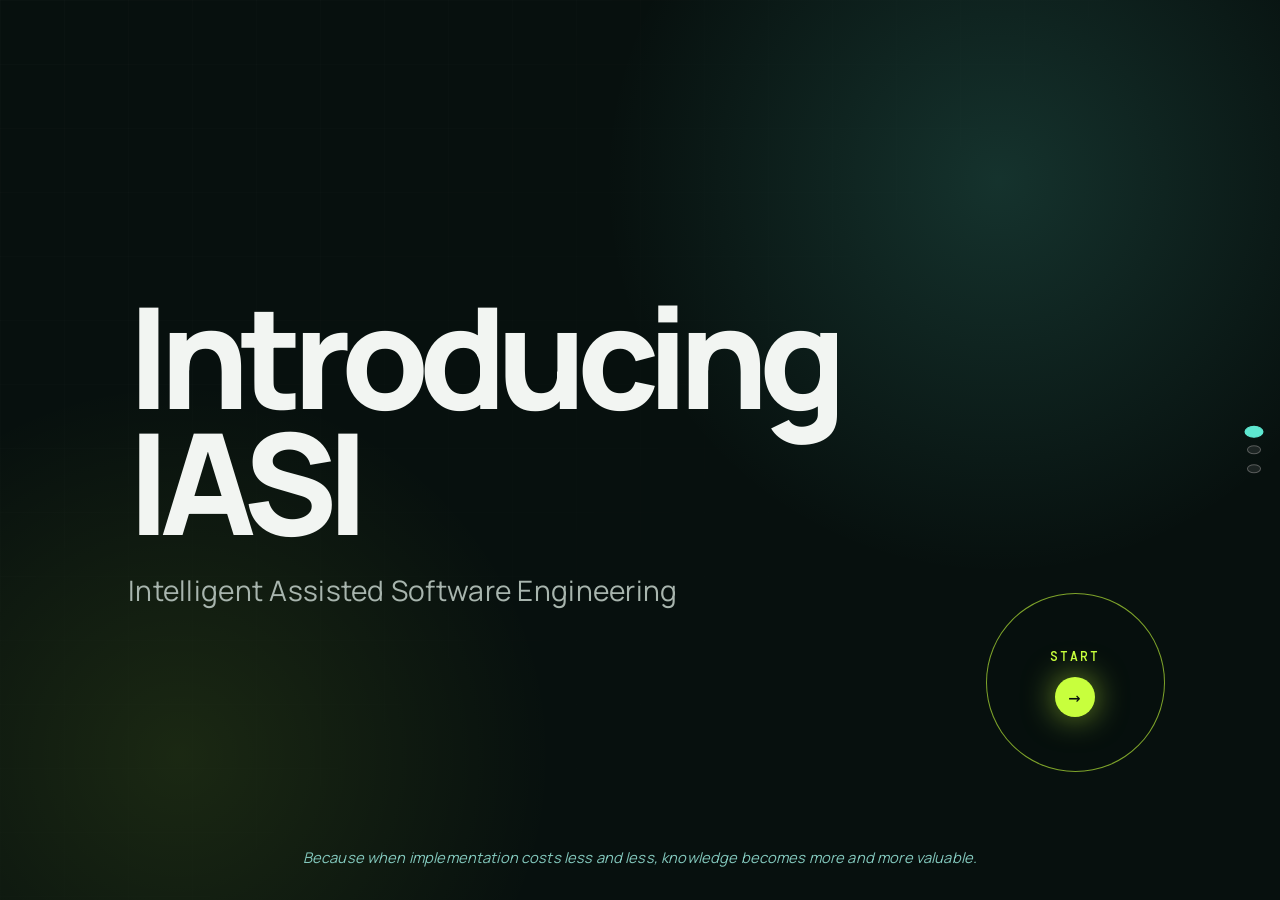
<file: D-deliverables/index.html>
<!DOCTYPE html>
<html lang="en">
<head>
  <meta charset="UTF-8">
  <meta name="viewport" content="width=device-width, initial-scale=1.0">
  <meta name="generator" content="html-slides v0.9.4">
  <title>Introducing IASI</title>

  <!-- === FONTS === -->
  <link rel="preconnect" href="https://fonts.googleapis.com">
  <link rel="preconnect" href="https://fonts.gstatic.com" crossorigin>
  <link href="https://fonts.googleapis.com/css2?family=DM+Mono:wght@400;500&family=Manrope:wght@400;500;600;700;800&display=swap" rel="stylesheet">

  <style>
    /* ===========================================
       VIEWPORT FITTING: HTMLSlides mandatory base
       =========================================== */
    html, body {
      height: 100%;
      overflow-x: hidden;
    }

    html {
      scroll-snap-type: y mandatory;
      scroll-behavior: smooth;
    }

    .slide {
      width: 100vw;
      height: 100vh;
      height: 100dvh;
      overflow: hidden;
      scroll-snap-align: start;
      display: flex;
      flex-direction: column;
      position: relative;
    }

    .slide-content {
      flex: 1;
      display: flex;
      flex-direction: column;
      justify-content: center;
      max-height: 100%;
      overflow: hidden;
      padding: var(--slide-padding);
    }

    :root {
      --title-size: clamp(1.5rem, 5vw, 4rem);
      --h2-size: clamp(1.25rem, 3.5vw, 2.5rem);
      --h3-size: clamp(1rem, 2.5vw, 1.75rem);
      --body-size: clamp(0.75rem, 1.5vw, 1.125rem);
      --small-size: clamp(0.65rem, 1vw, 0.875rem);
      --slide-padding: clamp(1rem, 4vw, 4rem);
      --content-gap: clamp(0.5rem, 2vw, 2rem);
      --element-gap: clamp(0.25rem, 1vw, 1rem);
    }

    .card, .container, .content-box {
      max-width: min(90vw, 1000px);
      max-height: min(80vh, 700px);
    }

    .feature-list, .bullet-list {
      gap: clamp(0.4rem, 1vh, 1rem);
    }

    .feature-list li, .bullet-list li {
      font-size: var(--body-size);
      line-height: 1.4;
    }

    .grid {
      display: grid;
      grid-template-columns: repeat(auto-fit, minmax(min(100%, 250px), 1fr));
      gap: clamp(0.5rem, 1.5vw, 1rem);
    }

    img, .image-container {
      max-width: 100%;
      max-height: min(50vh, 400px);
      object-fit: contain;
    }

    @media (max-height: 700px) {
      :root {
        --slide-padding: clamp(0.75rem, 3vw, 2rem);
        --content-gap: clamp(0.4rem, 1.5vw, 1rem);
        --title-size: clamp(1.25rem, 4.5vw, 2.5rem);
        --h2-size: clamp(1rem, 3vw, 1.75rem);
      }
    }

    @media (max-height: 600px) {
      :root {
        --slide-padding: clamp(0.5rem, 2.5vw, 1.5rem);
        --content-gap: clamp(0.3rem, 1vw, 0.75rem);
        --title-size: clamp(1.1rem, 4vw, 2rem);
        --body-size: clamp(0.7rem, 1.2vw, 0.95rem);
      }
      .nav-dots, .keyboard-hint, .decorative { display: none; }
    }

    @media (max-height: 500px) {
      :root {
        --slide-padding: clamp(0.4rem, 2vw, 1rem);
        --title-size: clamp(1rem, 3.5vw, 1.5rem);
        --h2-size: clamp(0.9rem, 2.5vw, 1.25rem);
        --body-size: clamp(0.65rem, 1vw, 0.85rem);
      }
    }

    @media (max-width: 600px) {
      :root { --title-size: clamp(1.25rem, 7vw, 2.5rem); }
      .grid { grid-template-columns: 1fr; }
    }

    @media (prefers-reduced-motion: reduce) {
      *, *::before, *::after {
        animation-duration: 0.01ms !important;
        transition-duration: 0.2s !important;
      }
      html { scroll-behavior: auto; }
    }

    /* ===========================================
       IASI visual tokens
       =========================================== */
    :root {
      --ink: #f2f5f2;
      --muted: #a8b5ae;
      --acid: #c8ff3d;
      --cyan: #5ee7d0;
      --void: #07100e;
      --light-bg: #07100e;
      --light-ink: #f2f5f2;
      --light-muted: #a8b5ae;
      --light-accent: #c8ff3d;
      --light-note: #5ee7d0;
    }

    * { box-sizing: border-box; }

    body {
      margin: 0;
      font-family: 'Manrope', sans-serif;
      background: var(--void);
    }

    /* ===========================================
       Shared reveal behavior
       =========================================== */
    .reveal {
      opacity: 0;
      transform: translateY(clamp(.4rem, 1.5vw, 1.25rem));
      transition: opacity .65s cubic-bezier(.16,1,.3,1),
                  transform .65s cubic-bezier(.16,1,.3,1);
    }

    .slide.active .reveal {
      opacity: 1;
      transform: translateY(0);
    }

    .reveal:nth-child(1) { transition-delay: .08s; }
    .reveal:nth-child(2) { transition-delay: .16s; }
    .reveal:nth-child(3) { transition-delay: .24s; }
    .reveal:nth-child(4) { transition-delay: .32s; }

    /* ===========================================
       Slide 1: Cover
       =========================================== */
    .cover-slide {
      color: var(--ink);
      background:
        radial-gradient(circle at 78% 20%, rgba(94,231,208,.16), transparent 32%),
        radial-gradient(circle at 14% 84%, rgba(200,255,61,.10), transparent 28%),
        var(--void);
    }

    .cover-slide::before {
      content: '';
      position: absolute;
      inset: 0;
      opacity: .17;
      pointer-events: none;
      background-image:
        linear-gradient(rgba(255,255,255,.08) 1px, transparent 1px),
        linear-gradient(90deg, rgba(255,255,255,.08) 1px, transparent 1px);
      background-size: clamp(2rem, 5vw, 4rem) clamp(2rem, 5vw, 4rem);
      mask-image: linear-gradient(135deg, black, transparent 75%);
    }

    .cover-slide .slide-content {
      position: relative;
      z-index: 1;
      align-items: flex-start;
      padding-left: clamp(2rem, 10vw, 10rem);
      padding-right: clamp(2rem, 9vw, 9rem);
    }

    .cover-title {
      margin: 0;
      max-width: 8ch;
      font-size: clamp(3.2rem, 11vw, 10rem);
      line-height: .9;
      letter-spacing: -.07em;
      font-weight: 800;
    }

    .cover-subtitle {
      margin: var(--content-gap) 0 0;
      font-size: clamp(1rem, 2.2vw, 1.8rem);
      color: var(--muted);
      letter-spacing: .01em;
    }

    .cover-epigraph {
      position: absolute;
      z-index: 2;
      left: var(--slide-padding);
      right: var(--slide-padding);
      bottom: clamp(1rem, 2.5vw, 2rem);
      margin: 0;
      white-space: nowrap;
      text-align: center;
      font-size: clamp(.82rem, 1.15vw, 1.02rem);
      line-height: 1.4;
      font-style: italic;
      color: #83c8bd;
      letter-spacing: .01em;
    }

    .start-button {
      position: absolute;
      z-index: 3;
      right: clamp(2rem, 9vw, 9rem);
      bottom: clamp(4rem, 10vw, 8rem);
      width: clamp(7rem, 14vw, 11.5rem);
      aspect-ratio: 1;
      border: 1px solid rgba(200,255,61,.62);
      border-radius: 50%;
      display: flex;
      flex-direction: column;
      align-items: center;
      justify-content: center;
      gap: .75rem;
      color: var(--acid);
      background: rgba(7,16,14,.18);
      font-family: 'DM Mono', monospace;
      font-size: clamp(.7rem, 1vw, .95rem);
      font-weight: 500;
      letter-spacing: .16em;
      cursor: pointer;
      appearance: none;
      animation: pulse 3.2s ease-in-out infinite;
    }

    .start-icon {
      display: grid;
      place-items: center;
      width: 2.5rem;
      height: 2.5rem;
      border-radius: 50%;
      background: var(--acid);
      color: var(--void);
      font-size: 1.25rem;
      line-height: 1;
      box-shadow: 0 0 2rem rgba(200,255,61,.58);
      transition: transform .22s ease, box-shadow .22s ease;
    }

    .start-button:hover,
    .start-button:focus-visible {
      border-color: var(--acid);
      outline: none;
    }

    .start-button:hover .start-icon,
    .start-button:focus-visible .start-icon {
      transform: translateX(.38rem);
      box-shadow: 0 0 2.6rem rgba(200,255,61,.78);
    }

    @keyframes pulse {
      0%,100% { transform: scale(1); opacity: .78; }
      50% { transform: scale(1.06); opacity: 1; }
    }

    /* ===========================================
       Slide 2: Text draft
       =========================================== */
    .text-slide {
      color: var(--light-ink);
      background: var(--void);
      box-shadow: inset 0 0 0 100vmax var(--void);
      clip-path: inset(0);
    }

    .text-slide::before {
      content: '';
      position: absolute;
      inset: 0;
      opacity: .035;
      pointer-events: none;
      background-image:
        linear-gradient(rgba(94,231,208,.12) 1px, transparent 1px),
        linear-gradient(90deg, rgba(94,231,208,.12) 1px, transparent 1px);
      background-size: clamp(2rem, 5vw, 4rem) clamp(2rem, 5vw, 4rem);
      mask-image: linear-gradient(135deg, black, transparent 78%);
    }

    .text-slide .slide-content {
      position: relative;
      z-index: 1;
      align-items: flex-start;
      padding-left: clamp(2rem, 10vw, 10rem);
      padding-right: clamp(2rem, 12vw, 12rem);
      padding-bottom: clamp(5rem, 10vh, 7rem);
    }

    .text-kicker {
      margin: 0 0 clamp(1rem, 2vw, 1.5rem);
      font-family: 'DM Mono', monospace;
      font-size: var(--small-size);
      letter-spacing: .16em;
      text-transform: uppercase;
      color: var(--light-accent);
    }

    .text-title {
      margin: 0;
      max-width: 18ch;
      font-size: clamp(2.5rem, 6vw, 5.6rem);
      line-height: 1.02;
      letter-spacing: -.045em;
      font-weight: 700;
    }

    .text-body {
      margin-top: clamp(2rem, 4vw, 3.5rem);
      max-width: 58rem;
      display: grid;
      gap: clamp(1rem, 1.6vw, 1.5rem);
      color: var(--light-muted);
      font-size: clamp(1rem, 1.7vw, 1.45rem);
      line-height: 1.55;
      font-weight: 400;
    }

    .text-body p { margin: 0; }

    .text-body strong {
      color: var(--light-ink);
      font-weight: 600;
    }

    .text-epigraph {
      position: absolute;
      z-index: 2;
      left: var(--slide-padding);
      right: var(--slide-padding);
      bottom: clamp(1rem, 2.5vw, 2rem);
      margin: 0;
      white-space: nowrap;
      text-align: center;
      font-size: clamp(.82rem, 1.15vw, 1.02rem);
      line-height: 1.4;
      font-style: italic;
      color: var(--light-note);
      letter-spacing: .01em;
    }



    /* ===========================================
       Slide 3: IASI boundary
       =========================================== */
    .flow-slide {
      background: var(--void);
      color: var(--ink);
    }

    .flow-slide::before {
      content: '';
      position: absolute;
      inset: 0;
      background:
        radial-gradient(circle at 15% 22%, rgba(94,231,208,.07), transparent 24%),
        radial-gradient(circle at 82% 74%, rgba(200,255,61,.05), transparent 25%);
      pointer-events: none;
    }

    .flow-wrap {
      width: min(90vw, 1400px);
      margin: 0 auto;
      display: flex;
      flex-direction: column;
      gap: clamp(2rem, 5vh, 4.5rem);
      position: relative;
      z-index: 1;
    }

    .flow-title {
      font-size: clamp(2rem, 4vw, 4.6rem);
      line-height: .98;
      letter-spacing: -.045em;
      font-weight: 800;
    }

    .flow-subtitle {
      margin-top: .7rem;
      color: var(--muted);
      font-size: clamp(.9rem, 1.3vw, 1.15rem);
      max-width: 54rem;
      line-height: 1.5;
    }

    .iasi-flow {
      display: grid;
      grid-template-columns: minmax(7rem, .8fr) auto minmax(0, 4.4fr) auto minmax(7rem, .8fr);
      align-items: center;
      gap: clamp(.65rem, 1.4vw, 1.5rem);
    }

    .outside {
      min-height: clamp(7rem, 16vh, 10rem);
      display: flex;
      flex-direction: column;
      align-items: center;
      justify-content: center;
      gap: .6rem;
      color: var(--cyan);
      font-family: 'DM Mono', monospace;
      font-size: clamp(.72rem, .95vw, .9rem);
      letter-spacing: .14em;
      text-transform: uppercase;
      text-align: center;
    }

    .cloud-icon {
      display: block;
      width: clamp(6rem, 8.5vw, 8.5rem);
      height: clamp(4rem, 6vw, 6rem);
      flex: 0 0 auto;
      overflow: visible;
    }


    .outside.interactive {
      cursor: pointer;
      border-radius: 1rem;
      transition: background .2s ease, transform .2s ease;
      outline: none;
    }

    .outside.interactive:hover,
    .outside.interactive:focus-visible {
      background: rgba(94,231,208,.055);
      transform: translateY(-2px);
    }

    .outside.interactive::after {
      content: 'click';
      font-size: clamp(.55rem, .7vw, .66rem);
      letter-spacing: .12em;
      color: rgba(168,181,174,.62);
      text-transform: uppercase;
      margin-top: -.15rem;
    }

    .input-detail-backdrop {
      position: absolute;
      inset: 0;
      z-index: 20;
      display: grid;
      place-items: center;
      padding: var(--slide-padding);
      background: transparent;
      opacity: 0;
      visibility: hidden;
      pointer-events: none;
      transition: opacity .18s ease, visibility 0s linear .18s;
    }

    .input-detail-backdrop.open {
      opacity: 1;
      visibility: visible;
      pointer-events: auto;
      transition-delay: 0s;
    }

    .input-detail {
      position: relative;
      width: min(78vw, 1040px);
      padding: clamp(1.8rem, 3vw, 3rem);
      border: 1px solid rgba(17,24,39,.12);
      border-radius: 1.35rem;
      background: #ffffff;
      color: #111827;
      box-shadow: 0 1.6rem 5rem rgba(0,0,0,.32);
      transform: translateY(16px) scale(.99);
      transition: transform .24s cubic-bezier(.16,1,.3,1);
    }

    .input-detail-backdrop.open .input-detail {
      transform: translateY(0) scale(1);
    }

    .input-detail-kicker {
      font-family: 'DM Mono', monospace;
      color: #0a6f78;
      font-size: clamp(.66rem, .85vw, .8rem);
      letter-spacing: .16em;
      text-transform: uppercase;
      margin-bottom: .8rem;
    }

    .input-detail h3 {
      color: #111827;
      font-size: clamp(1.65rem, 3vw, 3rem);
      line-height: 1;
      letter-spacing: -.035em;
      margin-bottom: 1rem;
    }

    .input-detail-copy {
      max-width: 54rem;
      color: #4b5563;
      font-size: clamp(.92rem, 1.28vw, 1.12rem);
      line-height: 1.55;
    }

    .input-detail-copy strong {
      color: #111827;
      font-weight: 700;
    }

    .input-icons {
      display: flex;
      align-items: flex-end;
      justify-content: center;
      flex-wrap: wrap;
      gap: clamp(1.3rem, 2.8vw, 2.7rem);
      margin-top: clamp(1.8rem, 3vw, 2.8rem);
      padding: .5rem 0 .15rem;
    }

    .source-icon {
      display: flex;
      flex-direction: column;
      align-items: center;
      gap: .55rem;
      min-width: 4.4rem;
    }

    .source-icon svg {
      display: block;
      width: clamp(2.9rem, 4.8vw, 4.7rem);
      height: clamp(2.9rem, 4.8vw, 4.7rem);
      overflow: visible;
    }

    .source-icon small {
      font-family: 'DM Mono', monospace;
      font-size: clamp(.52rem, .65vw, .62rem);
      letter-spacing: .06em;
      color: #6b7280;
      text-transform: uppercase;
    }

    .detail-close {
      position: absolute;
      top: 1rem;
      right: 1rem;
      width: 2.4rem;
      height: 2.4rem;
      border: 1px solid rgba(17,24,39,.14);
      border-radius: 50%;
      background: #ffffff;
      color: #6b7280;
      font-size: 1.2rem;
      cursor: pointer;
      transition: color .18s ease, border-color .18s ease, background .18s ease;
    }

    .detail-close:hover,
    .detail-close:focus-visible {
      color: #111827;
      border-color: rgba(10,111,120,.45);
      background: #f3f7f6;
      outline: none;
    }


    .interactive-inputs {
      cursor: pointer;
      transition: transform .18s ease, border-color .18s ease, background .18s ease;
      outline: none;
    }

    .interactive-inputs:hover,
    .interactive-inputs:focus-visible {
      transform: translateY(-2px);
      border-color: rgba(94,231,208,.5);
      background: rgba(94,231,208,.045);
    }

    .folders-grid {
      display: grid;
      grid-template-columns: repeat(3, minmax(0, 1fr));
      gap: clamp(1rem, 2vw, 1.6rem);
      margin-top: clamp(1.8rem, 3vw, 2.6rem);
    }

    .folder-card {
      min-height: 11rem;
      padding: 1.2rem 1rem 1.1rem;
      border: 1px solid rgba(17,24,39,.12);
      border-radius: 1rem;
      background: #f8fafc;
      display: flex;
      flex-direction: column;
      align-items: flex-start;
      justify-content: flex-start;
      gap: .8rem;
    }

    .folder-icon {
      width: clamp(3.8rem, 5.5vw, 5.4rem);
      height: auto;
      flex: 0 0 auto;
    }

    .folder-card h4 {
      color: #111827;
      font-size: clamp(1rem, 1.45vw, 1.35rem);
      line-height: 1;
      margin: 0;
      letter-spacing: -.02em;
    }

    .folder-card p {
      color: #5b6472;
      font-size: clamp(.76rem, .95vw, .9rem);
      line-height: 1.45;
      margin: 0;
    }

    .folder-card.external .folder-tab,
    .folder-card.external .folder-body { fill: #5ee7d0; }

    .folder-card.internal .folder-tab,
    .folder-card.internal .folder-body { fill: #c8ff3d; }

    .folder-card.authored .folder-tab,
    .folder-card.authored .folder-body { fill: #f59e0b; }


    .interactive-engine {
      cursor: pointer;
      outline: none;
      transition: transform .18s ease, border-color .18s ease, background .18s ease;
    }

    .interactive-engine:hover,
    .interactive-engine:focus-visible {
      transform: translateY(-2px);
      border-color: var(--acid);
      background: rgba(200,255,61,.075);
    }

    .engine-steps {
      display: grid;
      grid-template-columns: 1fr auto 1fr auto 1fr auto 1fr auto 1fr auto 1fr;
      align-items: center;
      gap: clamp(.45rem, 1vw, .9rem);
      margin-top: clamp(1.8rem, 3vw, 2.7rem);
    }

    .engine-step {
      min-width: 0;
      display: flex;
      flex-direction: column;
      align-items: center;
      gap: .65rem;
      text-align: center;
    }

    .engine-step-icon {
      width: clamp(4rem, 6vw, 5.8rem);
      height: clamp(4rem, 6vw, 5.8rem);
      border-radius: 1.15rem;
      display: grid;
      place-items: center;
      background: #f8fafc;
      border: 1px solid rgba(17,24,39,.1);
    }

    .engine-step-icon svg {
      width: 56%;
      height: 56%;
      stroke: #0a6f78;
      fill: none;
      stroke-width: 1.8;
      stroke-linecap: round;
      stroke-linejoin: round;
    }

    .engine-step:nth-of-type(3) .engine-step-icon svg,
    .engine-step:nth-of-type(7) .engine-step-icon svg {
      stroke: #b54708;
    }

    .engine-step:nth-of-type(5) .engine-step-icon svg {
      stroke: #1f4fd1;
    }

    .engine-step:nth-of-type(9) .engine-step-icon svg {
      stroke: #15803d;
    }

    .engine-step:nth-of-type(11) .engine-step-icon svg {
      stroke: #7c3aed;
    }

    .engine-step strong {
      color: #111827;
      font-size: clamp(.86rem, 1.08vw, 1rem);
      letter-spacing: -.01em;
    }

    .engine-arrow {
      color: #9ca3af;
      font-family: 'DM Mono', monospace;
      font-size: clamp(1.1rem, 1.6vw, 1.55rem);
      text-align: center;
    }

    .engine-caption {
      margin-top: clamp(1.4rem, 2.4vw, 2rem);
      color: #6b7280;
      font-size: clamp(.78rem, .98vw, .92rem);
      line-height: 1.5;
      text-align: center;
    }


    .interactive-outputs {
      cursor: pointer;
      outline: none;
      transition: transform .18s ease, border-color .18s ease, background .18s ease;
    }

    .interactive-outputs:hover,
    .interactive-outputs:focus-visible {
      transform: translateY(-2px);
      border-color: rgba(124,58,237,.52);
      background: rgba(124,58,237,.05);
    }

    .outputs-pipeline {
      display: grid;
      grid-template-columns: 1.15fr auto .9fr auto 1.05fr auto 1.2fr;
      align-items: center;
      gap: clamp(.55rem, 1.2vw, 1rem);
      margin-top: clamp(1.8rem, 3vw, 2.6rem);
    }

    .output-stage {
      min-width: 0;
      display: flex;
      flex-direction: column;
      align-items: center;
      gap: .7rem;
      text-align: center;
    }

    .output-stage-icon {
      width: clamp(4.4rem, 6.2vw, 6rem);
      height: clamp(4.4rem, 6.2vw, 6rem);
      display: grid;
      place-items: center;
      border-radius: 1.15rem;
      background: #f8fafc;
      border: 1px solid rgba(17,24,39,.1);
    }

    .output-stage-icon svg {
      width: 58%;
      height: 58%;
      fill: none;
      stroke: #0a6f78;
      stroke-width: 1.8;
      stroke-linecap: round;
      stroke-linejoin: round;
    }

    .output-stage.verify .output-stage-icon svg {
      stroke: #15803d;
    }

    .output-stage.authorize .output-stage-icon svg {
      stroke: #7c3aed;
    }

    .output-stage.deliverable .output-stage-icon svg {
      stroke: #b54708;
    }

    .output-stage strong {
      color: #111827;
      font-size: clamp(.9rem, 1.1vw, 1.02rem);
    }

    .output-stage span {
      color: #6b7280;
      font-size: clamp(.66rem, .78vw, .75rem);
      line-height: 1.35;
    }

    .output-arrow {
      color: #9ca3af;
      font-family: 'DM Mono', monospace;
      font-size: clamp(1.1rem, 1.7vw, 1.5rem);
      text-align: center;
    }

    .authorization-modes {
      display: flex;
      justify-content: center;
      flex-wrap: wrap;
      gap: .4rem;
      margin-top: -.1rem;
    }

    .authorization-mode {
      padding: .22rem .48rem;
      border-radius: 999px;
      font-family: 'DM Mono', monospace;
      font-size: clamp(.5rem, .62vw, .58rem);
      letter-spacing: .05em;
      text-transform: uppercase;
      color: #6b21a8;
      background: #f3e8ff;
      border: 1px solid #e9d5ff;
    }

    .outputs-rule {
      margin-top: clamp(1.5rem, 2.5vw, 2rem);
      padding-top: 1.15rem;
      border-top: 1px solid rgba(17,24,39,.1);
      color: #374151;
      font-size: clamp(.82rem, 1vw, .94rem);
      line-height: 1.5;
      text-align: center;
    }

    .outputs-rule strong {
      color: #111827;
    }


    .delivery-outside::after {
      content: 'click';
      font-size: clamp(.55rem, .7vw, .66rem);
      letter-spacing: .12em;
      color: rgba(168,181,174,.62);
      text-transform: uppercase;
      margin-top: -.15rem;
    }

    .delivery-targets {
      display: grid;
      grid-template-columns: repeat(6, minmax(0, 1fr));
      gap: clamp(.7rem, 1.4vw, 1.15rem);
      margin-top: clamp(1.8rem, 3vw, 2.6rem);
    }

    .delivery-target {
      min-width: 0;
      display: flex;
      flex-direction: column;
      align-items: center;
      gap: .7rem;
      text-align: center;
    }

    .delivery-target-icon {
      width: clamp(4.2rem, 6vw, 5.8rem);
      height: clamp(4.2rem, 6vw, 5.8rem);
      display: grid;
      place-items: center;
      border-radius: 1.1rem;
      background: #f8fafc;
      border: 1px solid rgba(17,24,39,.1);
    }

    .delivery-target-icon svg {
      width: 57%;
      height: 57%;
      fill: none;
      stroke: #0a6f78;
      stroke-width: 1.8;
      stroke-linecap: round;
      stroke-linejoin: round;
    }

    .delivery-target:nth-child(2) .delivery-target-icon svg { stroke: #7c3aed; }
    .delivery-target:nth-child(3) .delivery-target-icon svg { stroke: #15803d; }
    .delivery-target:nth-child(4) .delivery-target-icon svg { stroke: #b54708; }
    .delivery-target:nth-child(5) .delivery-target-icon svg { stroke: #1f4fd1; }
    .delivery-target:nth-child(6) .delivery-target-icon svg { stroke: #c2410c; }

    .delivery-target strong {
      color: #111827;
      font-size: clamp(.8rem, .96vw, .9rem);
      line-height: 1.15;
    }

    .delivery-target span {
      color: #6b7280;
      font-size: clamp(.62rem, .72vw, .68rem);
      line-height: 1.3;
    }

    .delivery-rule {
      margin-top: clamp(1.5rem, 2.4vw, 2rem);
      padding-top: 1.1rem;
      border-top: 1px solid rgba(17,24,39,.1);
      text-align: center;
      color: #374151;
      font-size: clamp(.82rem, 1vw, .94rem);
    }

    .delivery-rule strong {
      color: #111827;
    }

    .iasi-boundary {
      position: relative;
      border: 1px solid rgba(200,255,61,.48);
      border-radius: 1.6rem;
      padding: clamp(2rem, 4vw, 3rem) clamp(1rem, 2vw, 1.6rem) clamp(1.2rem, 2.3vw, 1.8rem);
      background: rgba(200,255,61,.018);
      box-shadow: inset 0 0 0 1px rgba(200,255,61,.025);
    }

    .iasi-boundary-label {
      position: absolute;
      top: 0;
      left: clamp(1.2rem, 2vw, 2rem);
      transform: translateY(-50%);
      padding: .15rem .65rem;
      background: var(--void);
      color: var(--acid);
      font-family: 'DM Mono', monospace;
      font-size: clamp(.7rem, .9vw, .88rem);
      letter-spacing: .18em;
      font-weight: 500;
    }

    .iasi-inner {
      display: grid;
      grid-template-columns: 1fr auto 1fr auto 1fr;
      align-items: center;
      gap: clamp(.6rem, 1.2vw, 1.2rem);
    }

    .flow-box {
      min-height: clamp(7rem, 16vh, 10rem);
      padding: clamp(1rem, 1.7vw, 1.5rem);
      border: 1px solid rgba(242,245,242,.18);
      border-radius: 1rem;
      display: flex;
      flex-direction: column;
      justify-content: center;
      gap: .6rem;
      background: rgba(242,245,242,.025);
    }

    .flow-box strong {
      font-size: clamp(1.05rem, 1.7vw, 1.55rem);
      letter-spacing: -.02em;
    }

    .flow-box span {
      color: var(--muted);
      font-size: clamp(.72rem, .95vw, .9rem);
      line-height: 1.45;
    }

    .flow-box.engine {
      border-color: rgba(200,255,61,.48);
      background: rgba(200,255,61,.045);
    }

    .flow-box.engine strong {
      color: var(--acid);
    }

    .flow-arrow {
      color: rgba(242,245,242,.52);
      font-family: 'DM Mono', monospace;
      font-size: clamp(1.2rem, 2vw, 2rem);
      text-align: center;
      transition: transform .22s ease, color .22s ease;
    }

    .flow-slide.active .flow-arrow {
      animation: arrowBreath 2.6s ease-in-out infinite;
    }

    .flow-note {
      position: absolute;
      left: var(--slide-padding);
      right: var(--slide-padding);
      bottom: clamp(1.2rem, 2.2vw, 2rem);
      color: var(--cyan);
      font-size: clamp(.78rem, 1.05vw, .95rem);
      font-style: italic;
      text-align: center;
      letter-spacing: .01em;
    }

    @keyframes arrowBreath {
      0%, 100% { transform: translateX(0); color: rgba(242,245,242,.42); }
      50% { transform: translateX(.18rem); color: rgba(200,255,61,.86); }
    }

    /* ===========================================
       IASI SINGLE-FRAME MODE
       HTMLSlides structure, one visible slide at a time.
       =========================================== */
    html, body {
      width: 100%;
      height: 100%;
      overflow: hidden !important;
    }

    html {
      scroll-snap-type: none !important;
      scroll-behavior: auto !important;
    }

    .deck {
      position: relative;
      width: 100vw;
      height: 100vh;
      height: 100dvh;
      overflow: hidden;
    }

    .deck > .slide {
      position: absolute;
      inset: 0;
      opacity: 0;
      visibility: hidden;
      pointer-events: none;
      transform: translateX(2.5%);
      transition:
        opacity .38s cubic-bezier(.16,1,.3,1),
        transform .38s cubic-bezier(.16,1,.3,1),
        visibility 0s linear .38s;
    }

    .deck > .slide.active {
      opacity: 1;
      visibility: visible;
      pointer-events: auto;
      transform: translateX(0);
      transition-delay: 0s;
    }

    /* ===========================================
       Navigation dots
       =========================================== */
    .slide-nav {
      position: fixed;
      z-index: 20;
      right: clamp(.8rem, 1.5vw, 1.4rem);
      top: 50%;
      transform: translateY(-50%);
      display: flex;
      flex-direction: column;
      gap: .6rem;
    }

    .slide-nav-dot {
      width: .55rem;
      height: .55rem;
      border-radius: 50%;
      border: 1px solid rgba(128,128,128,.6);
      background: rgba(128,128,128,.18);
      cursor: pointer;
      transition: transform .2s ease, background .2s ease;
    }

    .slide-nav-dot.active {
      transform: scale(1.35);
      background: var(--cyan);
      border-color: var(--cyan);
    }

    @media (max-width: 900px) {
      .cover-epigraph,
      .text-epigraph { white-space: normal; }
    }
  </style>
</head>
<body>
  <!-- === HTMLSlides chrome === -->
  <div class="slide-nav nav-dots" id="slideNav" aria-label="Slide navigation"></div>

  <!-- === HTMLSlides deck === -->
  <div class="deck" id="deck">

    <!-- Slide 0 -->
    <div class="slide active cover-slide" data-slide="0">
      <div class="slide-content">
        <h1 class="cover-title reveal">Introducing IASI</h1>
        <p class="cover-subtitle reveal">Intelligent Assisted Software Engineering</p>
      </div>

      <button class="start-button" id="startButton" type="button" aria-label="Start presentation">
        <span class="start-label">START</span>
        <span class="start-icon" aria-hidden="true">→</span>
      </button>

      <p class="cover-epigraph reveal">Because when implementation costs less and less, knowledge becomes more and more valuable.</p>

      <script type="application/json" class="slide-notes">
        {"title":"Introducing IASI","script":"IASI starts from a simple observation: as implementation becomes cheaper, the engineering knowledge that tells us what to build, why, and how to validate it becomes more valuable.","notes":["IASI is Engineering Assisted by Intelligent Systems","Implementation cost is falling","Knowledge and engineering judgment become more valuable"]}
      </script>
    </div>

    <!-- Slide 1 -->
    <div class="slide text-slide" data-slide="1">
      <div class="slide-content">
        <p class="text-kicker reveal">What is IASI?</p>
        <h2 class="text-title reveal">Engineering for a world where intelligent systems are part of the process.</h2>
        <div class="text-body reveal">
          <p><strong>IASI is an open initiative</strong> exploring how software engineering changes when intelligent systems stop being occasional tools and become a real and natural part of engineering work.</p>
          <p>It is not about replacing engineering. It is about rethinking how we define problems, preserve knowledge, make decisions, execute work and verify results.</p>
        </div>
      </div>

      <p class="text-epigraph reveal">The question is no longer how to add AI to the old process, but what engineering process this new reality requires.</p>

      <script type="application/json" class="slide-notes">
        {"title":"What is IASI?","script":"IASI is not another AI tool. It is an open initiative asking how software engineering itself has to change when intelligent systems become a real and natural part of the work.","notes":["IASI is an engineering initiative","Intelligent systems become part of the process","The process itself must be reconsidered"]}
      </script>
    </div>
    <div class="slide flow-slide" data-slide="2">
      <div class="slide-content">
        <div class="flow-wrap">
          <div>
            <h2 class="flow-title reveal">IASI is the boundary</h2>
            <p class="flow-subtitle reveal">What comes from outside enters as input. Inside IASI it is understood, engineered and materialized. What leaves is output.</p>
          </div>

          <div class="iasi-flow reveal">
            <div class="outside interactive" id="externalInputTrigger" role="button" tabindex="0" aria-expanded="false" aria-controls="externalInputDetail"><svg class="cloud-icon" viewBox="0 0 16 16" aria-hidden="true" focusable="false">
  <path fill="#5ee7d0" d="M4.406 3.342A5.53 5.53 0 0 1 8 2c2.69 0 4.923 2 5.166 4.579C14.758 6.804 16 8.137 16 9.773 16 11.569 14.502 13 12.687 13H3.781C1.708 13 0 11.366 0 9.318c0-1.763 1.266-3.223 2.942-3.593.143-.863.698-1.723 1.464-2.383"/>
</svg><span>Outside</span></div>

            <div class="flow-arrow" aria-hidden="true">→</div>

            <div class="iasi-boundary">
              <div class="iasi-boundary-label">IASI</div>

              <div class="iasi-inner">
                <div class="flow-box interactive-inputs" id="inputsTrigger"
                     role="button" tabindex="0" aria-expanded="false" aria-controls="inputsDetail">
                  <strong>Inputs</strong>
                  <span>What enters the engineering process.</span>
                </div>

                <div class="flow-arrow" aria-hidden="true">→</div>

                <div class="flow-box engine interactive-engine" id="engineTrigger"
                     role="button" tabindex="0" aria-expanded="false" aria-controls="engineDetail">
                  <strong>Engine</strong>
                  <span>Where understanding, decisions and execution happen.</span>
                </div>

                <div class="flow-arrow" aria-hidden="true">→</div>

                <div class="flow-box interactive-outputs" id="outputsTrigger"
                     role="button" tabindex="0" aria-expanded="false" aria-controls="outputsDetail">
                  <strong>Outputs</strong>
                  <span>Materialized results produced by tasks.</span>
                </div>
              </div>
            </div>

            <div class="flow-arrow" aria-hidden="true">→</div>

            <div class="outside interactive delivery-outside" id="deliveryTrigger" role="button" tabindex="0" aria-expanded="false" aria-controls="deliveryDetail"><svg class="cloud-icon" viewBox="0 0 16 16" aria-hidden="true" focusable="false">
  <path fill="#5ee7d0" d="M4.406 3.342A5.53 5.53 0 0 1 8 2c2.69 0 4.923 2 5.166 4.579C14.758 6.804 16 8.137 16 9.773 16 11.569 14.502 13 12.687 13H3.781C1.708 13 0 11.366 0 9.318c0-1.763 1.266-3.223 2.942-3.593.143-.863.698-1.723 1.464-2.383"/>
</svg><span>Outside</span></div>
          </div>
        </div>
      </div>

      <p class="flow-note">One entry. One exit. The cycles are internal.</p>


      <div class="input-detail-backdrop" id="externalInputDetail" aria-hidden="true">
        <div class="input-detail" role="dialog" aria-modal="true" aria-labelledby="externalInputTitle">
          <button class="detail-close" id="externalInputClose" type="button" aria-label="Close">×</button>

          <div class="input-detail-kicker">Outside → Inputs</div>
          <h3 id="externalInputTitle">External inputs</h3>
          <p class="input-detail-copy">
            Anything that reaches IASI from outside the system: documents, messages,
            images, data or other source material. It enters <strong>as-is</strong>,
            in its original format, <strong>without normalization</strong>.
          </p>

          <div class="input-icons" aria-label="Examples of external input formats">

            <!-- Adobe Acrobat / PDF -->
            <div class="source-icon" title="PDF / Acrobat">
              <svg viewBox="0 0 64 64" aria-hidden="true">
                <rect x="7" y="4" width="50" height="56" rx="10" fill="#EC1C24"/>
                <path d="M20 44c7-10 12-23 14-32 1 9 5 18 10 25-8-2-16-1-24 7Zm14-13c-3 0-8 1-12 3 3-5 6-11 8-17 1 5 2 9 4 14Zm4 6c5 1 9 3 12 5-4 1-9 1-14 0 1-2 1-3 2-5Z"
                      fill="none" stroke="#fff" stroke-width="2.8" stroke-linecap="round" stroke-linejoin="round"/>
              </svg>
              <small>PDF</small>
            </div>

            <!-- Microsoft Word -->
            <div class="source-icon" title="Microsoft Word">
              <svg viewBox="0 0 64 64" aria-hidden="true">
                <rect x="16" y="7" width="41" height="50" rx="5" fill="#185ABD"/>
                <rect x="7" y="15" width="32" height="34" rx="5" fill="#2B579A"/>
                <path d="M14 23h5l4 16 4-16h5l-6 21h-6z" fill="#fff"/>
                <path d="M40 18h11M40 26h11M40 34h11M40 42h11" stroke="#fff" stroke-width="3" stroke-linecap="round" opacity=".78"/>
              </svg>
              <small>Word</small>
            </div>

            <!-- Microsoft PowerPoint -->
            <div class="source-icon" title="Microsoft PowerPoint">
              <svg viewBox="0 0 64 64" aria-hidden="true">
                <rect x="16" y="7" width="41" height="50" rx="5" fill="#D24726"/>
                <rect x="7" y="15" width="32" height="34" rx="5" fill="#B7472A"/>
                <path d="M15 22h9c6 0 9 3 9 8s-3 8-9 8h-4v7h-5zm5 4v8h4c3 0 4-1 4-4s-1-4-4-4z" fill="#fff"/>
                <circle cx="45" cy="31" r="9" fill="#fff" opacity=".82"/>
                <path d="M45 22v9h9" fill="#D24726"/>
              </svg>
              <small>PowerPoint</small>
            </div>

            <!-- Microsoft Excel -->
            <div class="source-icon" title="Microsoft Excel">
              <svg viewBox="0 0 64 64" aria-hidden="true">
                <rect x="16" y="7" width="41" height="50" rx="5" fill="#107C41"/>
                <rect x="7" y="15" width="32" height="34" rx="5" fill="#185C37"/>
                <path d="M15 23h6l4 7 4-7h6l-7 10 7 11h-6l-4-7-4 7h-6l7-11z" fill="#fff"/>
                <path d="M41 19h12v8H41zM41 30h12v8H41zM41 41h12v8H41z" fill="#fff" opacity=".78"/>
              </svg>
              <small>Excel</small>
            </div>

            <!-- Email -->
            <div class="source-icon" title="Email">
              <svg viewBox="0 0 64 64" aria-hidden="true">
                <rect x="5" y="12" width="54" height="40" rx="8" fill="#5EE7D0"/>
                <path d="M10 18 32 35 54 18" fill="none" stroke="#07100e" stroke-width="5" stroke-linecap="round" stroke-linejoin="round"/>
                <path d="m9 47 16-15M55 47 39 32" fill="none" stroke="#07100e" stroke-width="4" stroke-linecap="round"/>
              </svg>
              <small>Email</small>
            </div>

            <!-- Image -->
            <div class="source-icon" title="Image">
              <svg viewBox="0 0 64 64" aria-hidden="true">
                <rect x="6" y="7" width="52" height="50" rx="8" fill="#7C3AED"/>
                <circle cx="22" cy="23" r="6" fill="#FDE68A"/>
                <path d="M11 50 26 35l9 9 7-7 11 13Z" fill="#fff"/>
              </svg>
              <small>Image</small>
            </div>

            <!-- Plain text / generic file -->
            <div class="source-icon" title="Text or other files">
              <svg viewBox="0 0 64 64" aria-hidden="true">
                <path d="M15 5h25l11 11v43H15z" fill="#94A3B8"/>
                <path d="M40 5v13h13" fill="#CBD5E1"/>
                <path d="M22 31h22M22 39h22M22 47h15" stroke="#fff" stroke-width="4" stroke-linecap="round"/>
              </svg>
              <small>Other</small>
            </div>

          </div>
        </div>
      </div>


      <div class="input-detail-backdrop" id="inputsDetail" aria-hidden="true">
        <div class="input-detail" role="dialog" aria-modal="true" aria-labelledby="inputsDetailTitle">
          <button class="detail-close" id="inputsClose" type="button" aria-label="Close">×</button>

          <div class="input-detail-kicker">Inside IASI</div>
          <h3 id="inputsDetailTitle">Inputs</h3>
          <p class="input-detail-copy">
            Inputs are organized by <strong>provenance</strong>: where the knowledge comes from
            and how it enters the engineering process.
          </p>

          <div class="folders-grid" aria-label="IASI input folders">

            <div class="folder-card external">
              <svg class="folder-icon" viewBox="0 0 96 72" aria-hidden="true">
  <path class="folder-tab" d="M8 18a6 6 0 0 1 6-6h24l8 8h36a6 6 0 0 1 6 6v8H8z"/>
  <path class="folder-body" d="M8 28h80v30a8 8 0 0 1-8 8H16a8 8 0 0 1-8-8z"/>
</svg>
              <h4>externals</h4>
              <p>Material that originates outside IASI and is preserved as received.</p>
            </div>

            <div class="folder-card internal">
              <svg class="folder-icon" viewBox="0 0 96 72" aria-hidden="true">
  <path class="folder-tab" d="M8 18a6 6 0 0 1 6-6h24l8 8h36a6 6 0 0 1 6 6v8H8z"/>
  <path class="folder-body" d="M8 28h80v30a8 8 0 0 1-8 8H16a8 8 0 0 1-8-8z"/>
</svg>
              <h4>internals</h4>
              <p>Knowledge and decisions created inside the IASI engineering process.</p>
            </div>

            <div class="folder-card authored">
              <svg class="folder-icon" viewBox="0 0 96 72" aria-hidden="true">
  <path class="folder-tab" d="M8 18a6 6 0 0 1 6-6h24l8 8h36a6 6 0 0 1 6 6v8H8z"/>
  <path class="folder-body" d="M8 28h80v30a8 8 0 0 1-8 8H16a8 8 0 0 1-8-8z"/>
</svg>
              <h4>authored</h4>
              <p>Inputs deliberately written or prepared for the project as explicit source material.</p>
            </div>

          </div>
        </div>
      </div>


      <div class="input-detail-backdrop" id="engineDetail" aria-hidden="true">
        <div class="input-detail" role="dialog" aria-modal="true" aria-labelledby="engineDetailTitle">
          <button class="detail-close" id="engineClose" type="button" aria-label="Close">×</button>

          <div class="input-detail-kicker">Inside IASI</div>
          <h3 id="engineDetailTitle">Engine</h3>
          <p class="input-detail-copy">
            This is where engineering happens. IASI turns knowledge into explicit decisions,
            actionable work, verified results and an authorized outcome ready to leave the system.
          </p>

          <div class="engine-steps" aria-label="IASI engine flow">

            <div class="engine-step">
              <div class="engine-step-icon">
                <svg viewBox="0 0 24 24" aria-hidden="true">
                  <path d="M9.5 3a4.5 4.5 0 0 0-3.9 6.75A4.5 4.5 0 0 0 7 18.4V21"/>
                  <path d="M14.5 3a4.5 4.5 0 0 1 3.9 6.75A4.5 4.5 0 0 1 17 18.4V21"/>
                  <path d="M9.5 6.5c1.5 0 2.5 1 2.5 2.5v6"/>
                  <path d="M14.5 6.5c-1.5 0-2.5 1-2.5 2.5"/>
                </svg>
              </div>
              <strong>Understand</strong>
            </div>

            <div class="engine-arrow">→</div>

            <div class="engine-step">
              <div class="engine-step-icon">
                <svg viewBox="0 0 24 24" aria-hidden="true">
                  <path d="M4 20h16"/>
                  <path d="m6 17 9-9 3 3-9 9H6z"/>
                  <path d="m14 9 3 3"/>
                </svg>
              </div>
              <strong>Specify</strong>
            </div>

            <div class="engine-arrow">→</div>

            <div class="engine-step">
              <div class="engine-step-icon">
                <svg viewBox="0 0 24 24" aria-hidden="true">
                  <path d="M6 4h12v16H6z"/>
                  <path d="m9 8 1.5 1.5L13 7"/>
                  <path d="M9 13h6"/>
                  <path d="M9 17h6"/>
                </svg>
              </div>
              <strong>Plan</strong>
            </div>

            <div class="engine-arrow">→</div>

            <div class="engine-step">
              <div class="engine-step-icon">
                <svg viewBox="0 0 24 24" aria-hidden="true">
                  <path d="M12 3v4"/>
                  <path d="M12 17v4"/>
                  <path d="m4.2 7.5 3.5 2"/>
                  <path d="m16.3 14.5 3.5 2"/>
                  <path d="m4.2 16.5 3.5-2"/>
                  <path d="m16.3 9.5 3.5-2"/>
                  <circle cx="12" cy="12" r="4"/>
                </svg>
              </div>
              <strong>Execute</strong>
            </div>

            <div class="engine-arrow">→</div>

            <div class="engine-step">
              <div class="engine-step-icon">
                <svg viewBox="0 0 24 24" aria-hidden="true">
                  <circle cx="12" cy="12" r="9"/>
                  <path d="m8 12 2.5 2.5L16 9"/>
                </svg>
              </div>
              <strong>Verify</strong>
            </div>

            <div class="engine-arrow">→</div>

            <div class="engine-step">
              <div class="engine-step-icon">
                <svg viewBox="0 0 24 24" aria-hidden="true">
                  <path d="M12 3 5 6v5c0 4.5 2.7 8.2 7 10 4.3-1.8 7-5.5 7-10V6z"/>
                  <path d="m8.8 12 2.1 2.1 4.3-4.4"/>
                </svg>
              </div>
              <strong>Authorize</strong>
            </div>

          </div>

          <p class="engine-caption">
            The engine is a process, not a folder: understand the inputs, specify the result,
            plan the work, execute it, verify what was produced and authorize the result before it leaves IASI.
          </p>
        </div>
      </div>


      <div class="input-detail-backdrop" id="outputsDetail" aria-hidden="true">
        <div class="input-detail" role="dialog" aria-modal="true" aria-labelledby="outputsDetailTitle">
          <button class="detail-close" id="outputsClose" type="button" aria-label="Close">×</button>

          <div class="input-detail-kicker">Inside IASI → Outside</div>
          <h3 id="outputsDetailTitle">Outputs and deliverables</h3>
          <p class="input-detail-copy">
            Tasks materialize their results in <strong>outputs</strong>. Those results remain inside IASI
            until they are verified and authorized. Only an authorized output becomes a
            <strong>deliverable</strong> that can leave the system.
          </p>

          <div class="outputs-pipeline" aria-label="From output to deliverable">

            <div class="output-stage output">
              <div class="output-stage-icon">
                <svg viewBox="0 0 24 24" aria-hidden="true">
                  <path d="M6 3h9l3 3v15H6z"/>
                  <path d="M15 3v4h4"/>
                  <path d="M9 11h6M9 15h6"/>
                </svg>
              </div>
              <strong>Output</strong>
              <span>Materialized task result</span>
            </div>

            <div class="output-arrow">→</div>

            <div class="output-stage verify">
              <div class="output-stage-icon">
                <svg viewBox="0 0 24 24" aria-hidden="true">
                  <circle cx="12" cy="12" r="9"/>
                  <path d="m8 12 2.5 2.5L16 9"/>
                </svg>
              </div>
              <strong>Verify</strong>
              <span>Check the result</span>
            </div>

            <div class="output-arrow">→</div>

            <div class="output-stage authorize">
              <div class="output-stage-icon">
                <svg viewBox="0 0 24 24" aria-hidden="true">
                  <path d="M12 3 5 6v5c0 4.5 2.7 8.2 7 10 4.3-1.8 7-5.5 7-10V6z"/>
                  <path d="m8.8 12 2.1 2.1 4.3-4.4"/>
                </svg>
              </div>
              <strong>Authorize</strong>
              <div class="authorization-modes">
                <span class="authorization-mode">automatic</span>
                <span class="authorization-mode">human</span>
              </div>
            </div>

            <div class="output-arrow">→</div>

            <div class="output-stage deliverable">
              <div class="output-stage-icon">
                <svg viewBox="0 0 24 24" aria-hidden="true">
                  <path d="M4 7 12 3l8 4-8 4z"/>
                  <path d="M4 7v10l8 4 8-4V7"/>
                  <path d="M12 11v10"/>
                  <path d="m9.5 15 2.5 2.5 4-4"/>
                </svg>
              </div>
              <strong>Deliverable</strong>
              <span>Authorized to leave IASI</span>
            </div>

          </div>

          <p class="outputs-rule">
            <strong>Outputs are produced. Deliverables are authorized.</strong>
          </p>
        </div>
      </div>


      <div class="input-detail-backdrop" id="deliveryDetail" aria-hidden="true">
        <div class="input-detail" role="dialog" aria-modal="true" aria-labelledby="deliveryDetailTitle">
          <button class="detail-close" id="deliveryClose" type="button" aria-label="Close">×</button>

          <div class="input-detail-kicker">Deliverables → Outside</div>
          <h3 id="deliveryDetailTitle">Delivery targets</h3>
          <p class="input-detail-copy">
            Once an output has been verified and authorized, it becomes a
            <strong>deliverable</strong> and can leave IASI for its intended destination.
          </p>

          <div class="delivery-targets" aria-label="Examples of delivery targets">

            <div class="delivery-target">
              <div class="delivery-target-icon">
                <svg viewBox="0 0 24 24" aria-hidden="true">
                  <circle cx="12" cy="8" r="4"/>
                  <path d="M5 21c0-4 3-7 7-7s7 3 7 7"/>
                </svg>
              </div>
              <strong>Human / Client</strong>
              <span>Review, decision, handoff</span>
            </div>

            <div class="delivery-target">
              <div class="delivery-target-icon">
                <svg viewBox="0 0 24 24" aria-hidden="true">
                  <circle cx="6" cy="6" r="2"/>
                  <circle cx="18" cy="6" r="2"/>
                  <circle cx="12" cy="18" r="2"/>
                  <path d="M8 6h8M7.5 7.5l3.5 8M16.5 7.5l-3.5 8"/>
                </svg>
              </div>
              <strong>Repository</strong>
              <span>Source or artifact store</span>
            </div>

            <div class="delivery-target">
              <div class="delivery-target-icon">
                <svg viewBox="0 0 24 24" aria-hidden="true">
                  <path d="M12 3v12"/>
                  <path d="m8 11 4 4 4-4"/>
                  <path d="M5 18h14v3H5z"/>
                </svg>
              </div>
              <strong>Deployment</strong>
              <span>Runtime or environment</span>
            </div>

            <div class="delivery-target">
              <div class="delivery-target-icon">
                <svg viewBox="0 0 24 24" aria-hidden="true">
                  <path d="M4 5h6a3 3 0 0 1 3 3v11H7a3 3 0 0 0-3 3z"/>
                  <path d="M20 5h-6a3 3 0 0 0-3 3v11h6a3 3 0 0 1 3 3z"/>
                </svg>
              </div>
              <strong>Publication</strong>
              <span>Book, web, documentation</span>
            </div>

            <div class="delivery-target">
              <div class="delivery-target-icon">
                <svg viewBox="0 0 24 24" aria-hidden="true">
                  <rect x="3" y="5" width="18" height="14" rx="2"/>
                  <path d="m4 7 8 6 8-6"/>
                </svg>
              </div>
              <strong>Communication</strong>
              <span>Email, message, notification</span>
            </div>

            <div class="delivery-target">
              <div class="delivery-target-icon">
                <svg viewBox="0 0 24 24" aria-hidden="true">
                  <path d="m3 7 9-4 9 4-9 4z"/>
                  <path d="M3 7v10l9 4 9-4V7"/>
                  <path d="M12 11v10"/>
                </svg>
              </div>
              <strong>Package</strong>
              <span>Binary or distributable artifact</span>
            </div>

          </div>

          <p class="delivery-rule">
            <strong>Deliverables leave IASI. Outputs do not.</strong>
          </p>
        </div>
      </div>

      <script type="application/json" class="slide-notes">{
        "title": "IASI boundary",
        "script": "IASI has a very simple external shape. Something comes from outside, enters as input, is processed inside the engineering system, and leaves as output. Inside the engine, the work is understood, specified, planned, executed, verified and finally authorized before it can leave IASI. Inputs, engine and outputs belong to IASI. The outside world does not.",
        "notes": [
          "Outside is deliberately outside the IASI boundary",
          "Inputs, Engine and Outputs are contained by IASI",
          "Internal cycles do not change the simple external contract"
        ]
      }</script>
    </div>

  </div>

  <script>
    /* ===========================================
       HTMLSlides navigation runtime
       =========================================== */
    var slides = document.querySelectorAll('.slide');
    var current = 0;
    var total = slides.length;

    function goTo(index) {
      if (index < 0 || index >= total || index === current) return;

      if (typeof closeExternalInputDetail === 'function') closeExternalInputDetail();
      if (typeof closeInputsDetail === 'function') closeInputsDetail();
      if (typeof closeEngineDetail === 'function') closeEngineDetail();
      if (typeof closeOutputsDetail === 'function') closeOutputsDetail();
      if (typeof closeDeliveryDetail === 'function') closeDeliveryDetail();

      current = index;
      slides.forEach(function(slide, i) {
        slide.classList.toggle('active', i === current);
        slide.setAttribute('aria-hidden', i === current ? 'false' : 'true');
      });

      updateUI();
      showSpeakerNotes(current);
    }

    function next() {
      if (current < total - 1) goTo(current + 1);
    }

    function prev() {
      if (current > 0) goTo(current - 1);
    }

    function updateUI() {
      document.querySelectorAll('.slide-nav-dot').forEach(function(dot, i) {
        dot.classList.toggle('active', i === current);
        dot.setAttribute('aria-current', i === current ? 'true' : 'false');
      });
    }

    /* === Keyboard === */
    document.addEventListener('keydown', function(e) {
      if (e.key === 'ArrowRight' || e.key === ' ' || e.key === 'PageDown') {
        e.preventDefault();
        next();
      }
      if (e.key === 'ArrowLeft' || e.key === 'PageUp') {
        e.preventDefault();
        prev();
      }
      if (e.key === 'Home') {
        e.preventDefault();
        goTo(0);
      }
      if (e.key === 'End') {
        e.preventDefault();
        goTo(total - 1);
      }
    });

    /* === Touch === */
    var touchStart = 0;
    document.addEventListener('touchstart', function(e) {
      touchStart = e.touches[0].clientX;
    }, { passive: true });

    document.addEventListener('touchend', function(e) {
      var diff = touchStart - e.changedTouches[0].clientX;
      if (Math.abs(diff) > 50) {
        diff > 0 ? next() : prev();
      }
    }, { passive: true });

    /* === Wheel: discrete navigation, never native page scrolling === */
    var wheelCD = false;
    document.addEventListener('wheel', function(e) {
      e.preventDefault();
      if (wheelCD) return;

      wheelCD = true;
      setTimeout(function() { wheelCD = false; }, 600);

      if (e.deltaY > 0 || e.deltaX > 0) next();
      else if (e.deltaY < 0 || e.deltaX < 0) prev();
    }, { passive: false });

    /* === Navigation dots === */
    var slideNav = document.getElementById('slideNav');
    slides.forEach(function(_, i) {
      var dot = document.createElement('button');
      dot.type = 'button';
      dot.className = 'slide-nav-dot' + (i === 0 ? ' active' : '');
      dot.setAttribute('aria-label', 'Go to slide ' + (i + 1));
      dot.addEventListener('click', function() { goTo(i); });
      slideNav.appendChild(dot);
    });


    /* === Explicit START action === */
    var startButton = document.getElementById('startButton');
    if (startButton) {
      startButton.addEventListener('click', function(e) {
        e.preventDefault();
        goTo(1);
      });
    }

    slides.forEach(function(slide, i) {
      slide.setAttribute('aria-hidden', i === current ? 'false' : 'true');
    });


    /* === Slide 3: external input detail === */
    var externalInputTrigger = document.getElementById('externalInputTrigger');
    var externalInputDetail = document.getElementById('externalInputDetail');
    var externalInputClose = document.getElementById('externalInputClose');

    function openExternalInputDetail() {
      if (!externalInputDetail) return;
      externalInputDetail.classList.add('open');
      externalInputDetail.setAttribute('aria-hidden', 'false');
      if (externalInputTrigger) externalInputTrigger.setAttribute('aria-expanded', 'true');
      if (externalInputClose) externalInputClose.focus();
    }

    function closeExternalInputDetail() {
      if (!externalInputDetail) return;
      externalInputDetail.classList.remove('open');
      externalInputDetail.setAttribute('aria-hidden', 'true');
      if (externalInputTrigger) externalInputTrigger.setAttribute('aria-expanded', 'false');
    }

    if (externalInputTrigger) {
      externalInputTrigger.addEventListener('click', function(e) {
        e.stopPropagation();
        openExternalInputDetail();
      });

      externalInputTrigger.addEventListener('keydown', function(e) {
        if (e.key === 'Enter' || e.key === ' ') {
          e.preventDefault();
          openExternalInputDetail();
        }
      });
    }

    if (externalInputClose) {
      externalInputClose.addEventListener('click', closeExternalInputDetail);
    }

    if (externalInputDetail) {
      externalInputDetail.addEventListener('click', function(e) {
        if (e.target === externalInputDetail) closeExternalInputDetail();
      });
    }

    document.addEventListener('keydown', function(e) {
      if (e.key === 'Escape' && externalInputDetail && externalInputDetail.classList.contains('open')) {
        e.preventDefault();
        closeExternalInputDetail();
      }
    });


    /* === Slide 3: Inputs detail === */
    var inputsTrigger = document.getElementById('inputsTrigger');
    var inputsDetail = document.getElementById('inputsDetail');
    var inputsClose = document.getElementById('inputsClose');

    function openInputsDetail() {
      if (!inputsDetail) return;
      if (typeof closeExternalInputDetail === 'function') closeExternalInputDetail();
      inputsDetail.classList.add('open');
      inputsDetail.setAttribute('aria-hidden', 'false');
      if (inputsTrigger) inputsTrigger.setAttribute('aria-expanded', 'true');
      if (inputsClose) inputsClose.focus();
    }

    function closeInputsDetail() {
      if (!inputsDetail) return;
      inputsDetail.classList.remove('open');
      inputsDetail.setAttribute('aria-hidden', 'true');
      if (inputsTrigger) inputsTrigger.setAttribute('aria-expanded', 'false');
    }

    if (inputsTrigger) {
      inputsTrigger.addEventListener('click', function(e) {
        e.stopPropagation();
        openInputsDetail();
      });

      inputsTrigger.addEventListener('keydown', function(e) {
        if (e.key === 'Enter' || e.key === ' ') {
          e.preventDefault();
          openInputsDetail();
        }
      });
    }

    if (inputsClose) {
      inputsClose.addEventListener('click', closeInputsDetail);
    }

    if (inputsDetail) {
      inputsDetail.addEventListener('click', function(e) {
        if (e.target === inputsDetail) closeInputsDetail();
      });
    }

    document.addEventListener('keydown', function(e) {
      if (e.key === 'Escape' && inputsDetail && inputsDetail.classList.contains('open')) {
        e.preventDefault();
        closeInputsDetail();
      }
    });


    /* === Slide 3: Engine detail === */
    var engineTrigger = document.getElementById('engineTrigger');
    var engineDetail = document.getElementById('engineDetail');
    var engineClose = document.getElementById('engineClose');

    function openEngineDetail() {
      if (!engineDetail) return;
      if (typeof closeExternalInputDetail === 'function') closeExternalInputDetail();
      if (typeof closeInputsDetail === 'function') closeInputsDetail();
      engineDetail.classList.add('open');
      engineDetail.setAttribute('aria-hidden', 'false');
      if (engineTrigger) engineTrigger.setAttribute('aria-expanded', 'true');
      if (engineClose) engineClose.focus();
    }

    function closeEngineDetail() {
      if (!engineDetail) return;
      engineDetail.classList.remove('open');
      engineDetail.setAttribute('aria-hidden', 'true');
      if (engineTrigger) engineTrigger.setAttribute('aria-expanded', 'false');
    }

    if (engineTrigger) {
      engineTrigger.addEventListener('click', function(e) {
        e.stopPropagation();
        openEngineDetail();
      });

      engineTrigger.addEventListener('keydown', function(e) {
        if (e.key === 'Enter' || e.key === ' ') {
          e.preventDefault();
          openEngineDetail();
        }
      });
    }

    if (engineClose) {
      engineClose.addEventListener('click', closeEngineDetail);
    }

    if (engineDetail) {
      engineDetail.addEventListener('click', function(e) {
        if (e.target === engineDetail) closeEngineDetail();
      });
    }

    document.addEventListener('keydown', function(e) {
      if (e.key === 'Escape' && engineDetail && engineDetail.classList.contains('open')) {
        e.preventDefault();
        closeEngineDetail();
      }
    });


    /* === Slide 3: Outputs detail === */
    var outputsTrigger = document.getElementById('outputsTrigger');
    var outputsDetail = document.getElementById('outputsDetail');
    var outputsClose = document.getElementById('outputsClose');

    function openOutputsDetail() {
      if (!outputsDetail) return;
      if (typeof closeExternalInputDetail === 'function') closeExternalInputDetail();
      if (typeof closeInputsDetail === 'function') closeInputsDetail();
      if (typeof closeEngineDetail === 'function') closeEngineDetail();

      outputsDetail.classList.add('open');
      outputsDetail.setAttribute('aria-hidden', 'false');
      if (outputsTrigger) outputsTrigger.setAttribute('aria-expanded', 'true');
      if (outputsClose) outputsClose.focus();
    }

    function closeOutputsDetail() {
      if (!outputsDetail) return;
      outputsDetail.classList.remove('open');
      outputsDetail.setAttribute('aria-hidden', 'true');
      if (outputsTrigger) outputsTrigger.setAttribute('aria-expanded', 'false');
    }

    if (outputsTrigger) {
      outputsTrigger.addEventListener('click', function(e) {
        e.stopPropagation();
        openOutputsDetail();
      });

      outputsTrigger.addEventListener('keydown', function(e) {
        if (e.key === 'Enter' || e.key === ' ') {
          e.preventDefault();
          openOutputsDetail();
        }
      });
    }

    if (outputsClose) {
      outputsClose.addEventListener('click', closeOutputsDetail);
    }

    if (outputsDetail) {
      outputsDetail.addEventListener('click', function(e) {
        if (e.target === outputsDetail) closeOutputsDetail();
      });
    }

    document.addEventListener('keydown', function(e) {
      if (e.key === 'Escape' && outputsDetail && outputsDetail.classList.contains('open')) {
        e.preventDefault();
        closeOutputsDetail();
      }
    });


    /* === Slide 3: Delivery targets === */
    var deliveryTrigger = document.getElementById('deliveryTrigger');
    var deliveryDetail = document.getElementById('deliveryDetail');
    var deliveryClose = document.getElementById('deliveryClose');

    function openDeliveryDetail() {
      if (!deliveryDetail) return;
      if (typeof closeExternalInputDetail === 'function') closeExternalInputDetail();
      if (typeof closeInputsDetail === 'function') closeInputsDetail();
      if (typeof closeEngineDetail === 'function') closeEngineDetail();
      if (typeof closeOutputsDetail === 'function') closeOutputsDetail();

      deliveryDetail.classList.add('open');
      deliveryDetail.setAttribute('aria-hidden', 'false');
      if (deliveryTrigger) deliveryTrigger.setAttribute('aria-expanded', 'true');
      if (deliveryClose) deliveryClose.focus();
    }

    function closeDeliveryDetail() {
      if (!deliveryDetail) return;
      deliveryDetail.classList.remove('open');
      deliveryDetail.setAttribute('aria-hidden', 'true');
      if (deliveryTrigger) deliveryTrigger.setAttribute('aria-expanded', 'false');
    }

    if (deliveryTrigger) {
      deliveryTrigger.addEventListener('click', function(e) {
        e.stopPropagation();
        openDeliveryDetail();
      });

      deliveryTrigger.addEventListener('keydown', function(e) {
        if (e.key === 'Enter' || e.key === ' ') {
          e.preventDefault();
          openDeliveryDetail();
        }
      });
    }

    if (deliveryClose) {
      deliveryClose.addEventListener('click', closeDeliveryDetail);
    }

    if (deliveryDetail) {
      deliveryDetail.addEventListener('click', function(e) {
        if (e.target === deliveryDetail) closeDeliveryDetail();
      });
    }

    document.addEventListener('keydown', function(e) {
      if (e.key === 'Escape' && deliveryDetail && deliveryDetail.classList.contains('open')) {
        e.preventDefault();
        closeDeliveryDetail();
      }
    });

    /* ===========================================
       Speaker notes
       =========================================== */
    function showSpeakerNotes(index) {
      var slide = slides[index];
      var notesEl = slide.querySelector('script.slide-notes');
      console.clear();

      if (!notesEl) return;

      try {
        var n = JSON.parse(notesEl.textContent);
        var title = n.title || ('Slide ' + (index + 1));

        console.group('%c📋 Slide ' + (index + 1) + '/' + total + ': ' + title,
          'font-size:16px;font-weight:bold;color:#58a6ff;');

        if (n.script) {
          console.log('%c' + n.script,
            'font-size:14px;color:#e6edf3;line-height:1.6;padding:4px 0;');
        }

        if (n.notes && n.notes.length) {
          console.log('%cKey points:',
            'font-size:11px;color:#6e7681;margin-top:4px;');
          n.notes.forEach(function(note) {
            console.log('%c  • ' + note,
              'font-size:12px;color:#8b949e;');
          });
        }

        console.groupEnd();
      } catch (error) {
        console.warn('Invalid HTMLSlides speaker notes JSON on slide', index + 1, error);
      }
    }

    updateUI();
    setTimeout(function() { showSpeakerNotes(0); }, 250);
  </script>
</body>
</html>
</file>
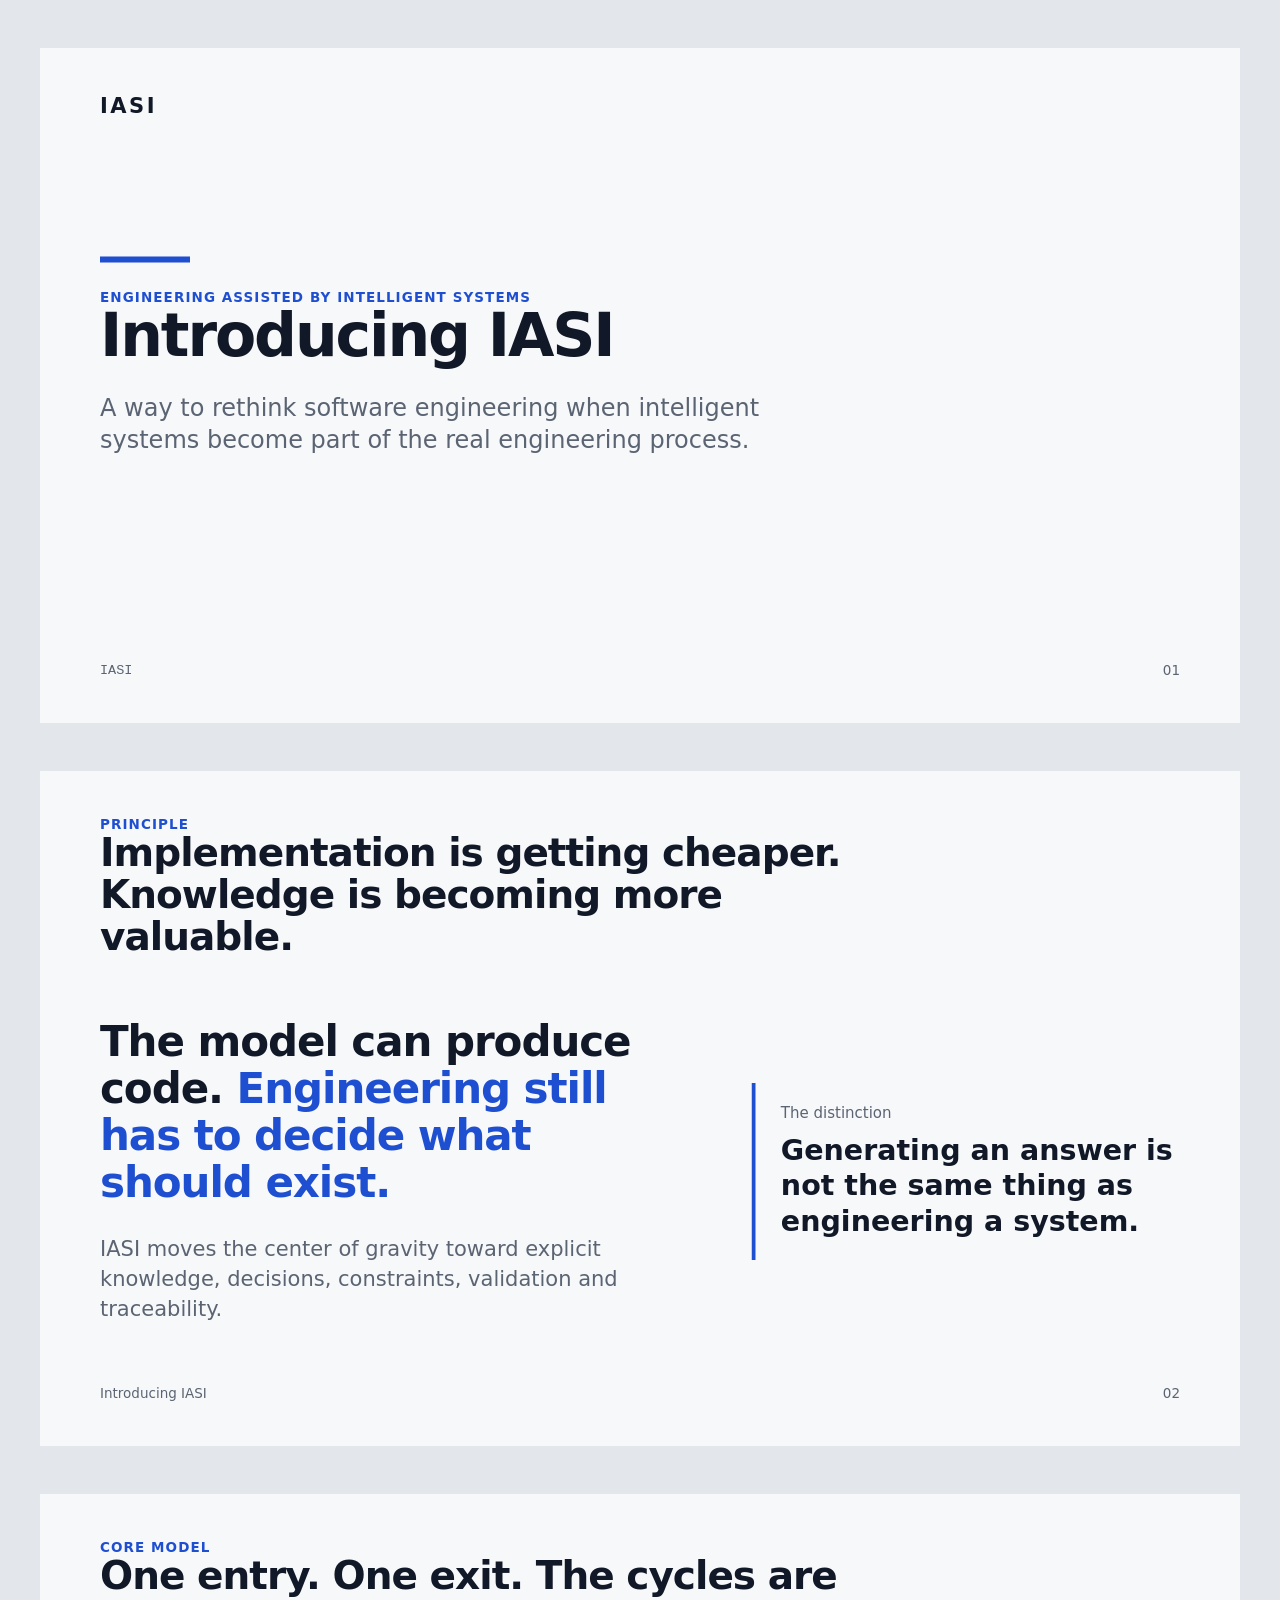
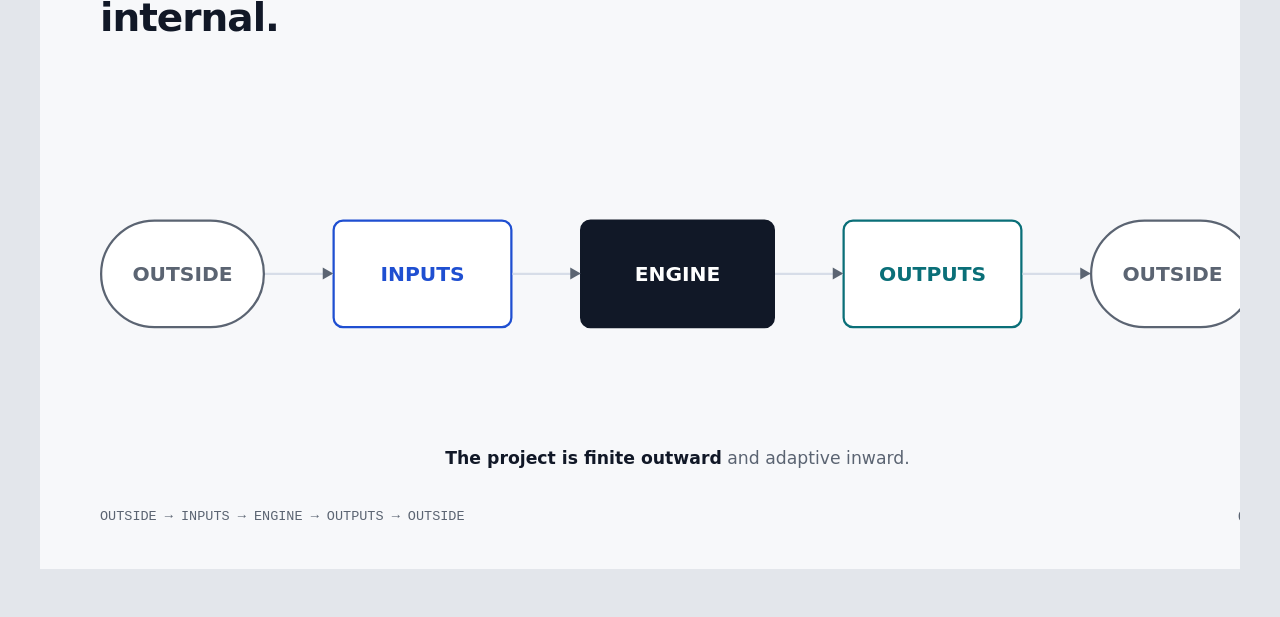
<file: C-outputs/corporate-image/proof.html>
<!doctype html>
<html lang="en">
<head>
<meta charset="utf-8">
<meta name="viewport" content="width=device-width, initial-scale=1">
<title>Introducing IASI — Corporate Image v2</title>
<style>
:root {
  --canvas:#F7F8FA;
  --surface:#FFFFFF;
  --ink:#111827;
  --muted:#5B6472;
  --primary:#1F4FD1;
  --secondary:#0A6F78;
  --emphasis:#B54708;
  --line:#D7DDE8;
  --soft:#E8EDF7;
}
* { box-sizing:border-box; }
body {
  margin:0;
  background:#E3E6EB;
  font-family:"IBM Plex Sans",system-ui,-apple-system,BlinkMacSystemFont,"Segoe UI",sans-serif;
  color:var(--ink);
}
.deck { display:grid; gap:48px; padding:48px; justify-content:center; }
.slide {
  width:1600px; height:900px; background:var(--canvas);
  padding:60px 80px; position:relative; overflow:hidden;
}
.eyebrow {
  font-size:18px; font-weight:700; letter-spacing:.08em;
  text-transform:uppercase; color:var(--primary);
}
h1,h2,p { margin:0; }
.cover { display:flex; flex-direction:column; justify-content:space-between; }
.wordmark { font-size:28px; font-weight:700; letter-spacing:.12em; }
.cover-main { max-width:1040px; padding-bottom:90px; }
.cover h1 { font-size:80px; line-height:1.03; letter-spacing:-.035em; font-weight:700; }
.cover .subtitle { margin-top:32px; font-size:32px; line-height:1.35; color:var(--muted); max-width:950px; }
.rule { width:120px; height:8px; background:var(--primary); margin-bottom:36px; }
.slide-title { font-size:52px; line-height:1.08; letter-spacing:-.025em; max-width:1100px; font-weight:700; }
.concept { display:grid; grid-template-rows:auto 1fr auto; }
.concept-main { display:grid; grid-template-columns:1.15fr .85fr; gap:96px; align-items:center; }
.statement { font-size:56px; line-height:1.12; letter-spacing:-.025em; font-weight:600; max-width:850px; }
.statement strong { color:var(--primary); font-weight:700; }
.support { font-size:28px; line-height:1.45; color:var(--muted); margin-top:36px; max-width:790px; }
.visual-note { border-left:5px solid var(--primary); padding:28px 0 28px 34px; }
.visual-note .small { font-size:20px; color:var(--muted); margin-bottom:14px; }
.visual-note .big { font-size:38px; line-height:1.25; font-weight:600; }
.footer { display:flex; justify-content:space-between; align-items:center; font-size:18px; color:var(--muted); }
.diagram { display:grid; grid-template-rows:auto 1fr auto; }
.diagram-area { display:flex; align-items:center; justify-content:center; }
.flow { display:grid; grid-template-columns:220px 90px 240px 90px 260px 90px 240px 90px 220px; align-items:center; }
.node {
  min-height:145px; display:flex; align-items:center; justify-content:center;
  padding:26px; text-align:center; border:3px solid var(--ink);
  border-radius:14px; font-size:27px; font-weight:600; background:var(--surface);
}
.node.outside { border-color:var(--muted); color:var(--muted); border-radius:999px; }
.node.inputs { border-color:var(--primary); color:var(--primary); }
.node.engine { background:var(--ink); color:white; }
.node.outputs { border-color:var(--secondary); color:var(--secondary); }
.arrow { position:relative; height:3px; background:var(--line); }
.arrow:after {
  content:""; position:absolute; right:-1px; top:50%; transform:translateY(-50%);
  border-left:14px solid var(--muted); border-top:8px solid transparent; border-bottom:8px solid transparent;
}
.legend { text-align:center; font-size:23px; color:var(--muted); margin-top:-80px; }
.legend strong { color:var(--ink); font-weight:600; }
.code-note {
  font-family:"IBM Plex Mono",ui-monospace,"Cascadia Code",Consolas,monospace;
}
@media (max-width:1700px) {
  .slide { transform-origin:top center; transform:scale(.75); margin-bottom:-225px; }
}
</style>
</head>
<body>
<div class="deck">

<section class="slide cover">
  <div class="wordmark">IASI</div>
  <div class="cover-main">
    <div class="rule"></div>
    <div class="eyebrow">Engineering Assisted by Intelligent Systems</div>
    <h1>Introducing IASI</h1>
    <p class="subtitle">A way to rethink software engineering when intelligent systems become part of the real engineering process.</p>
  </div>
  <div class="footer"><span class="code-note">IASI</span><span>01</span></div>
</section>

<section class="slide concept">
  <div>
    <div class="eyebrow">Principle</div>
    <h2 class="slide-title">Implementation is getting cheaper. Knowledge is becoming more valuable.</h2>
  </div>
  <div class="concept-main">
    <div>
      <p class="statement">The model can produce code. <strong>Engineering still has to decide what should exist.</strong></p>
      <p class="support">IASI moves the center of gravity toward explicit knowledge, decisions, constraints, validation and traceability.</p>
    </div>
    <div class="visual-note">
      <div class="small">The distinction</div>
      <div class="big">Generating an answer is not the same thing as engineering a system.</div>
    </div>
  </div>
  <div class="footer"><span>Introducing IASI</span><span>02</span></div>
</section>

<section class="slide diagram">
  <div>
    <div class="eyebrow">Core model</div>
    <h2 class="slide-title">One entry. One exit. The cycles are internal.</h2>
  </div>
  <div class="diagram-area">
    <div class="flow">
      <div class="node outside">OUTSIDE</div><div class="arrow"></div>
      <div class="node inputs">INPUTS</div><div class="arrow"></div>
      <div class="node engine">ENGINE</div><div class="arrow"></div>
      <div class="node outputs">OUTPUTS</div><div class="arrow"></div>
      <div class="node outside">OUTSIDE</div>
    </div>
  </div>
  <div class="legend"><strong>The project is finite outward</strong> and adaptive inward.</div>
  <div class="footer"><span class="code-note">OUTSIDE → INPUTS → ENGINE → OUTPUTS → OUTSIDE</span><span>03</span></div>
</section>

</div>
</body>
</html>
</file>
